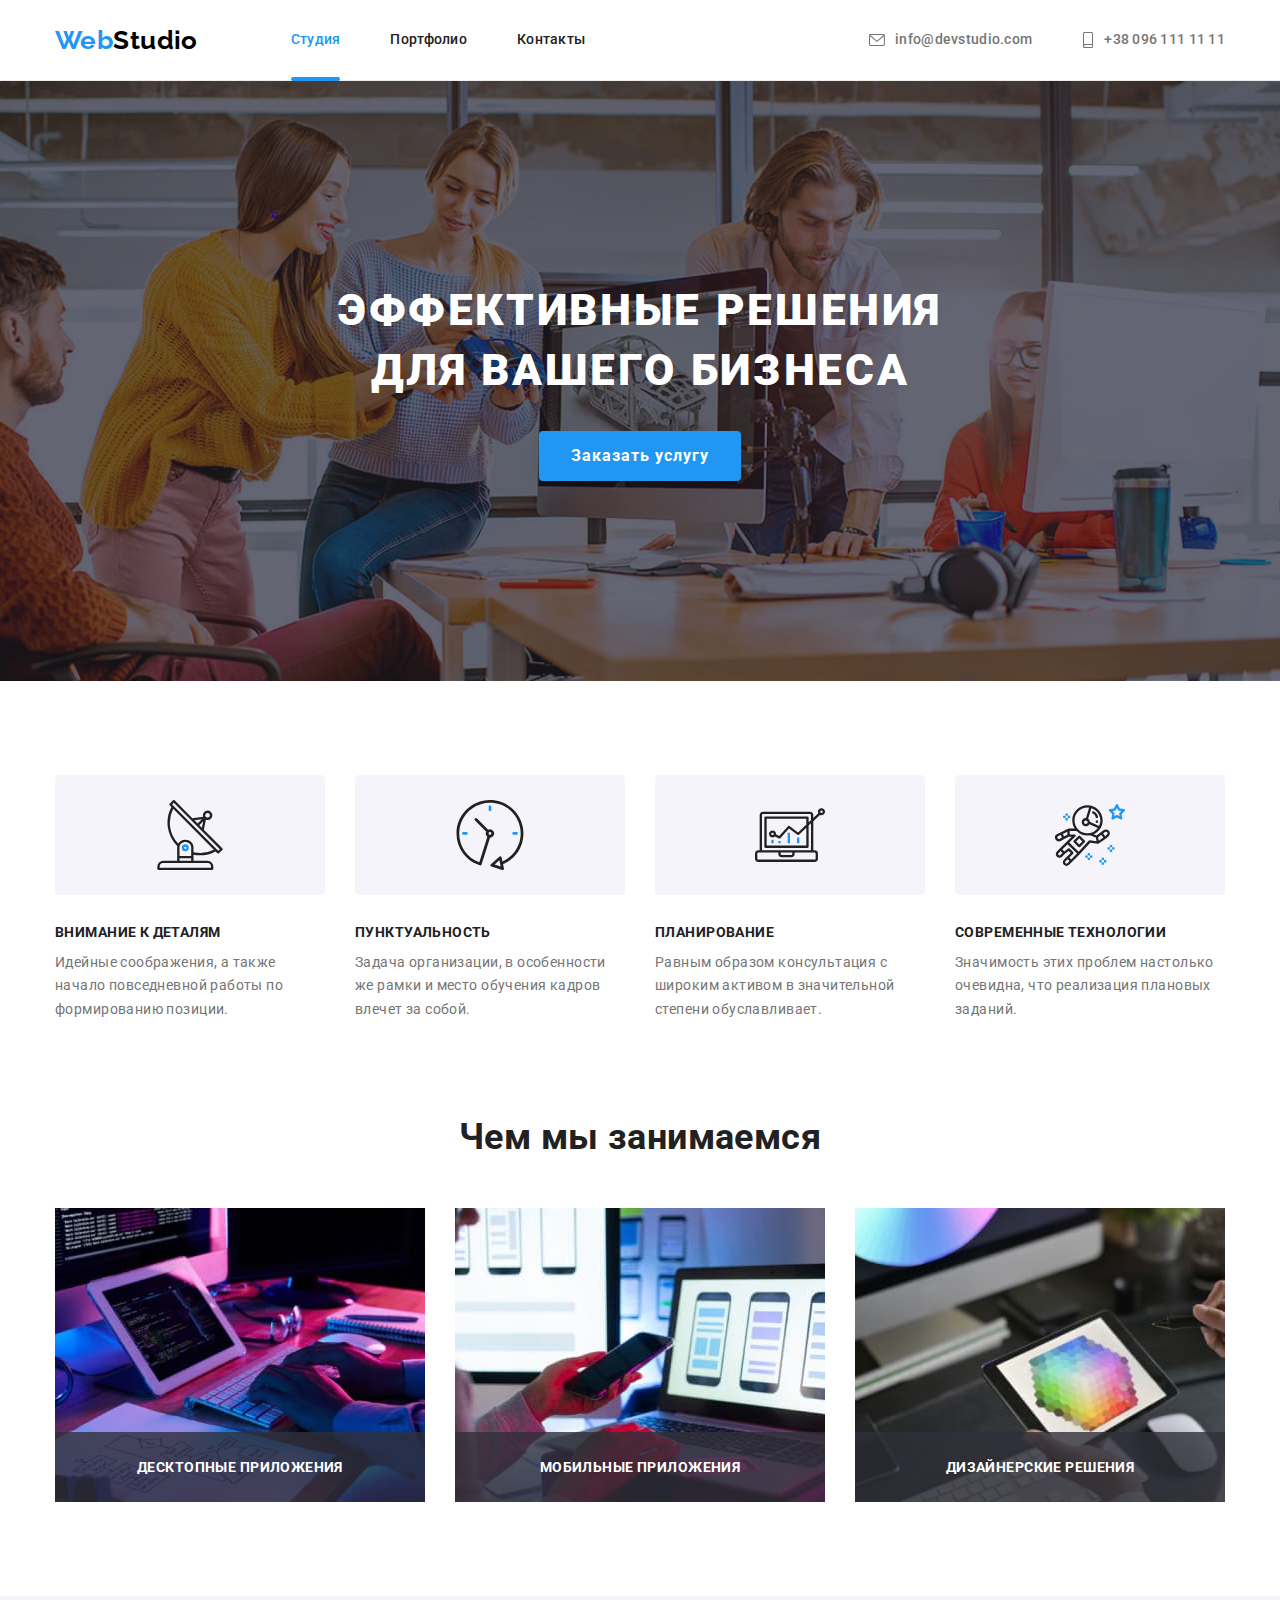
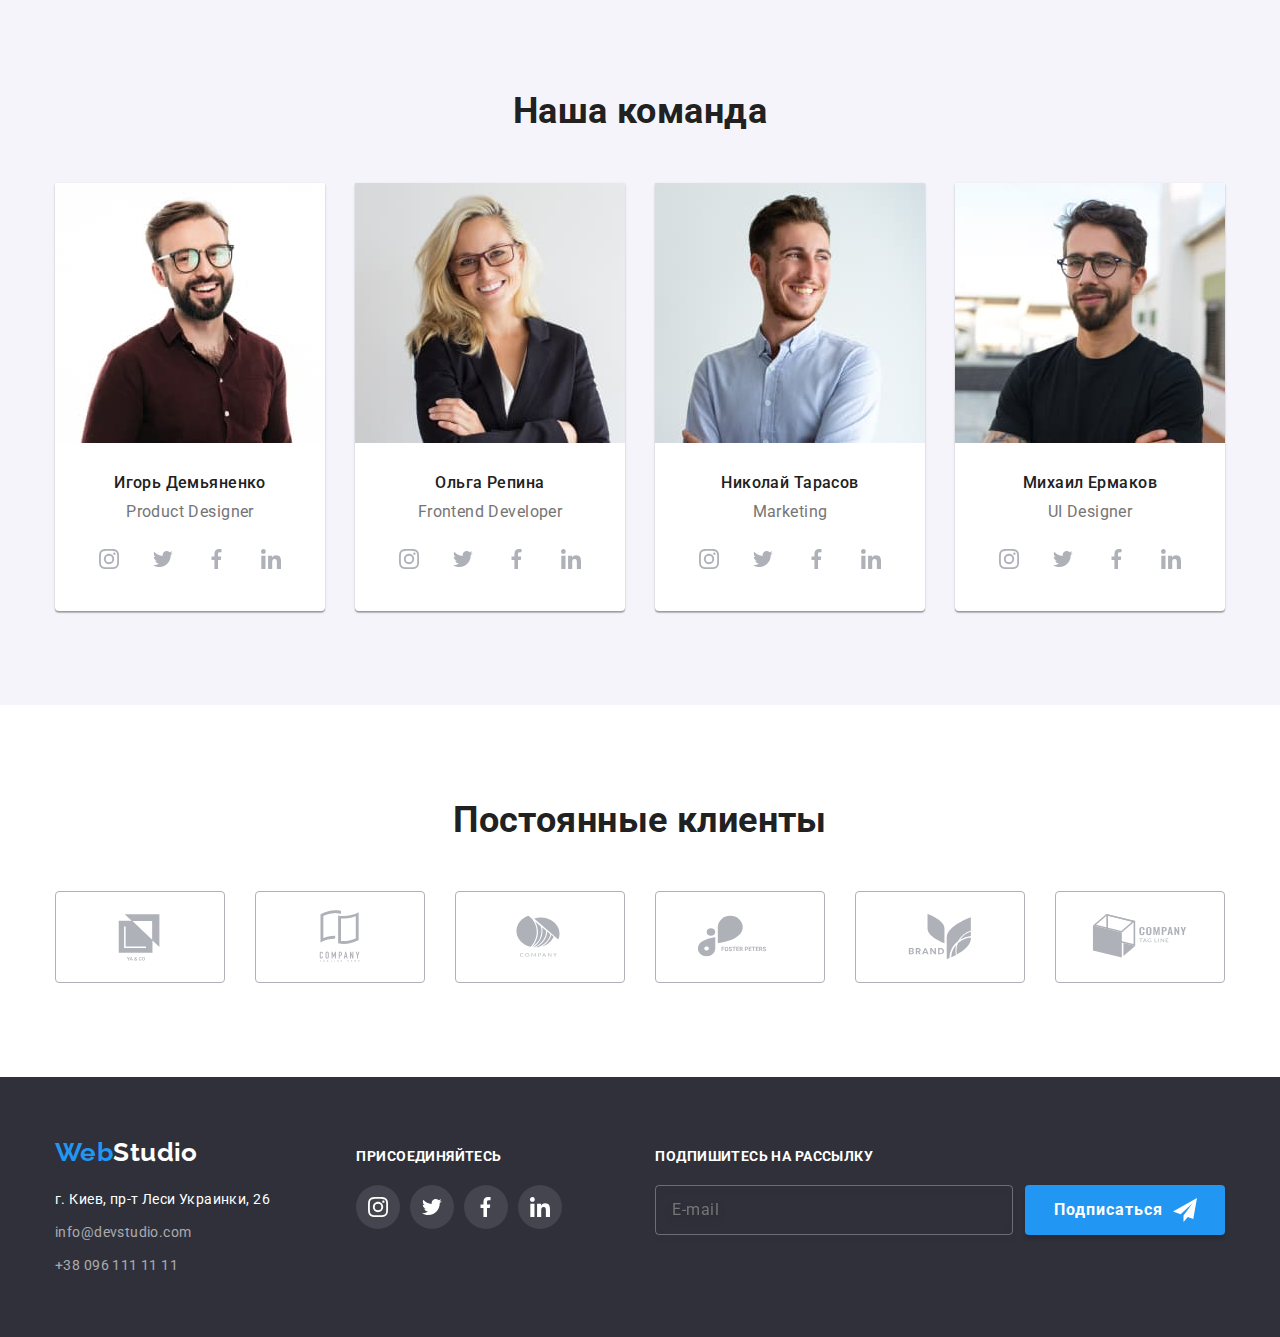
<file: index.html>
<!DOCTYPE html>
<html lang="ru">
  <head>
    <meta charset="UTF-8" />
    <meta http-equiv="X-UA-Compatible" content="IE=edge" />
    <meta name="viewport" content="width=device-width, initial-scale=1.0" />
    <title>Студия</title>
    <link
      rel="stylesheet"
      href="https://cdnjs.cloudflare.com/ajax/libs/modern-normalize/1.1.0/modern-normalize.min.css"
    />
    <link
      href="https://fonts.googleapis.com/css2?family=Raleway:wght@700&family=Roboto:wght@400;500;700;900&display=swap"
      rel="stylesheet"
    />
    <link rel="stylesheet" href="./css/styles.css" />
  </head>
  <body>
    <!-- header сайту -->
    <header class="header">
      <div class="container">
        <div class="header-container-nav">
          <a href="./index.html" class="logo logo-header"
            >Web<span class="logo-black">Studio</span>
          </a>
          <nav class="header-nav">
            <ul class="header-nav-list">
              <li class="header-nav-item">
                <a href="./index.html" class="header-nav-link nav-active">Студия</a>
              </li>
              <li class="header-nav-item">
                <a href="./portfolio.html" class="header-nav-link">Портфолио</a>
              </li>
              <li class="header-nav-item"><a href="./" class="header-nav-link">Контакты</a></li>
            </ul>
          </nav>
        </div>
        <ul class="header-contact-list">
          <li class="header-contact-item">
            <a href="mailto:info@devstudio.com" class="header-contact-link">
              <svg class="header-contact-item-icon" width="16" height="12">
                <use href="./images/icons.svg#icon-mail"></use>
              </svg>
              info@devstudio.com
            </a>
          </li>
          <li class="header-contact-item">
            <a href="tel:+380961111111" class="header-contact-link">
              <svg class="header-contact-item-icon" width="12" height="16">
                <use href="./images/icons.svg#icon-phone"></use>
              </svg>
              +38 096 111 11 11
            </a>
          </li>
        </ul>
      </div>
    </header>

    <!-- main сторінки -->
    <main>
      <!-- Герой -->
      <section class="hero">
        <div class="container">
          <h1 class="hero-title">
            Эффективные решения <br />
            для вашего бизнеса
          </h1>
          <button type="button" class="btn btn-hero" data-modal-open>Заказать услугу</button>
        </div>
      </section>

      <!-- Преимущества -->
      <section class="section">
        <div class="container">
          <h2 class="visually-hidden">Преимущества</h2>
          <ul class="advantages-list">
            <li class="advantages-item">
              <div class="advantages-img-bcg">
                <svg class="advantages-img">
                  <use href="./images/icons.svg#icon-antenna"></use>
                </svg>
              </div>
              <h3 class="advantages-title">Внимание к деталям</h3>
              <p class="advantages-desc">
                Идейные соображения, а также начало повседневной работы по формированию позиции.
              </p>
            </li>
            <li class="advantages-item">
              <div class="advantages-img-bcg">
                <svg class="advantages-img">
                  <use href="./images/icons.svg#icon-clock"></use>
                </svg>
              </div>
              <h3 class="advantages-title">Пунктуальность</h3>
              <p class="advantages-desc">
                Задача организации, в особенности же рамки и место обучения кадров влечет за собой.
              </p>
            </li>
            <li class="advantages-item">
              <div class="advantages-img-bcg">
                <svg class="advantages-img">
                  <use href="./images/icons.svg#icon-diagram"></use>
                </svg>
              </div>
              <h3 class="advantages-title">Планирование</h3>
              <p class="advantages-desc">
                Равным образом консультация с широким активом в значительной степени обуславливает.
              </p>
            </li>
            <li class="advantages-item">
              <div class="advantages-img-bcg">
                <svg class="advantages-img">
                  <use href="./images/icons.svg#icon-astronaut"></use>
                </svg>
              </div>
              <h3 class="advantages-title">Современные технологии</h3>
              <p class="advantages-desc">
                Значимость этих проблем настолько очевидна, что реализация плановых заданий.
              </p>
            </li>
          </ul>
        </div>
      </section>

      <!-- Чем мы занимаемся -->
      <section class="section activity-section">
        <div class="container">
          <h2 class="section-title">Чем мы занимаемся</h2>
          <ul class="activity-list">
            <li class="activity-item">
              <img
                src="./images/programming.jpg"
                alt="Процесс создания программного обеспечения"
                width="370"
                height="294"
              />
              <h3 class="activity-title">Десктопные приложения</h3>
            </li>
            <li class="activity-item">
              <img
                src="./images/qa.jpg"
                alt="Как мы тестируем наши проекты"
                width="370"
                height="294"
              />
              <h3 class="activity-title">Мобильные приложения</h3>
            </li>
            <li class="activity-item">
              <img
                src="./images/design.jpg"
                alt="Процесс создания индивидуального дизайна"
                width="370"
                height="294"
              />
              <h3 class="activity-title">Дизайнерские решения</h3>
            </li>
          </ul>
        </div>
      </section>

      <!-- Наша команда -->
      <section class="team section">
        <div class="container">
          <h2 class="section-title">Наша команда</h2>
          <ul class="team-list">
            <li class="team-item">
              <img
                src="./images/ihor.jpg"
                alt="Игорь Демьяненко продукт дизайнер"
                width="270"
                height="260"
              />
              <div class="team-div-desc">
                <h3 class="team-member-title">Игорь Демьяненко</h3>
                <p class="team-member-desc">Product Designer</p>
                <ul class="social-list">
                  <li class="social-item">
                    <a
                      class="social-link"
                      href="https://www.instagram.com/"
                      target="_blank"
                      rel="noopener noreferrer"
                    >
                      <svg class="social-link-svg">
                        <use href="./images/icons.svg#icon-instagram"></use>
                      </svg>
                    </a>
                  </li>
                  <li class="social-item">
                    <a
                      class="social-link"
                      href="https://twitter.com/"
                      target="_blank"
                      rel="noopener noreferrer"
                    >
                      <svg class="social-link-svg">
                        <use href="./images/icons.svg#icon-twitter"></use>
                      </svg>
                    </a>
                  </li>
                  <li class="social-item">
                    <a
                      class="social-link"
                      href="facebook.com"
                      target="_blank"
                      rel="noopener norferrer"
                    >
                      <svg class="social-link-svg">
                        <use href="./images/icons.svg#icon-facebook"></use>
                      </svg>
                    </a>
                  </li>
                  <li class="social-item">
                    <a
                      class="social-link"
                      href="https://linkedin.com/"
                      target="_blank"
                      rel="noopener noreferrer"
                    >
                      <svg class="social-link-svg">
                        <use href="./images/icons.svg#icon-linkedin"></use>
                      </svg>
                    </a>
                  </li>
                </ul>
              </div>
            </li>
            <li class="team-item">
              <img
                src="./images/olha.jpg"
                alt="Ольга Репина фронтент разработчик"
                width="270"
                height="260"
              />
              <div class="team-div-desc">
                <h3 class="team-member-title">Ольга Репина</h3>
                <p class="team-member-desc">Frontend Developer</p>
                <ul class="social-list">
                  <li class="social-item">
                    <a
                      class="social-link"
                      href="https://www.instagram.com/"
                      target="_blank"
                      rel="noopener noreferrer"
                    >
                      <svg class="social-link-svg">
                        <use href="./images/icons.svg#icon-instagram"></use>
                      </svg>
                    </a>
                  </li>
                  <li class="social-item">
                    <a
                      class="social-link"
                      href="https://twitter.com/"
                      target="_blank"
                      rel="noopener noreferrer"
                    >
                      <svg class="social-link-svg">
                        <use href="./images/icons.svg#icon-twitter"></use>
                      </svg>
                    </a>
                  </li>
                  <li class="social-item">
                    <a
                      class="social-link"
                      href="facebook.com"
                      target="_blank"
                      rel="noopener norferrer"
                    >
                      <svg class="social-link-svg">
                        <use href="./images/icons.svg#icon-facebook"></use>
                      </svg>
                    </a>
                  </li>
                  <li class="social-item">
                    <a
                      class="social-link"
                      href="https://linkedin.com/"
                      target="_blank"
                      rel="noopener noreferrer"
                    >
                      <svg class="social-link-svg">
                        <use href="./images/icons.svg#icon-linkedin"></use>
                      </svg>
                    </a>
                  </li>
                </ul>
              </div>
            </li>
            <li class="team-item">
              <img
                src="./images/myhail.jpg"
                alt="Николай Тарасов маркетинг"
                width="270"
                height="260"
              />
              <div class="team-div-desc">
                <h3 class="team-member-title">Николай Тарасов</h3>
                <p class="team-member-desc">Marketing</p>
                <ul class="social-list">
                  <li class="social-item">
                    <a
                      class="social-link"
                      href="https://www.instagram.com/"
                      target="_blank"
                      rel="noopener noreferrer"
                    >
                      <svg class="social-link-svg">
                        <use href="./images/icons.svg#icon-instagram"></use>
                      </svg>
                    </a>
                  </li>
                  <li class="social-item">
                    <a
                      class="social-link"
                      href="https://twitter.com/"
                      target="_blank"
                      rel="noopener noreferrer"
                    >
                      <svg class="social-link-svg">
                        <use href="./images/icons.svg#icon-twitter"></use>
                      </svg>
                    </a>
                  </li>
                  <li class="social-item">
                    <a
                      class="social-link"
                      href="facebook.com"
                      target="_blank"
                      rel="noopener norferrer"
                    >
                      <svg class="social-link-svg">
                        <use href="./images/icons.svg#icon-facebook"></use>
                      </svg>
                    </a>
                  </li>
                  <li class="social-item">
                    <a
                      class="social-link"
                      href="https://linkedin.com/"
                      target="_blank"
                      rel="noopener noreferrer"
                    >
                      <svg class="social-link-svg">
                        <use href="./images/icons.svg#icon-linkedin"></use>
                      </svg>
                    </a>
                  </li>
                </ul>
              </div>
            </li>
            <li class="team-item">
              <img
                src="./images/nikilaj.jpg"
                class="team-member-img"
                alt="Михаил Ермаков дизайнер"
                width="270"
                height="260"
              />
              <div class="team-div-desc">
                <h3 class="team-member-title">Михаил Ермаков</h3>
                <p class="team-member-desc">UI Designer</p>
                <ul class="social-list">
                  <li class="social-item">
                    <a
                      class="social-link"
                      href="https://www.instagram.com/"
                      target="_blank"
                      rel="noopener noreferrer"
                    >
                      <svg class="social-link-svg">
                        <use href="./images/icons.svg#icon-instagram"></use>
                      </svg>
                    </a>
                  </li>
                  <li class="social-item">
                    <a
                      class="social-link"
                      href="https://twitter.com/"
                      target="_blank"
                      rel="noopener noreferrer"
                    >
                      <svg class="social-link-svg">
                        <use href="./images/icons.svg#icon-twitter"></use>
                      </svg>
                    </a>
                  </li>
                  <li class="social-item">
                    <a
                      class="social-link"
                      href="facebook.com"
                      target="_blank"
                      rel="noopener norferrer"
                    >
                      <svg class="social-link-svg">
                        <use href="./images/icons.svg#icon-facebook"></use>
                      </svg>
                    </a>
                  </li>
                  <li class="social-item">
                    <a
                      class="social-link"
                      href="https://linkedin.com/"
                      target="_blank"
                      rel="noopener noreferrer"
                    >
                      <svg class="social-link-svg">
                        <use href="./images/icons.svg#icon-linkedin"></use>
                      </svg>
                    </a>
                  </li>
                </ul>
              </div>
            </li>
          </ul>
        </div>
      </section>

      <!-- Постоянные клиенты -->
      <section class="section">
        <div class="container">
          <h2 class="section-title">Постоянные клиенты</h2>
          <ul class="our-clients">
            <li class="our-clients-item">
              <a href="./" class="our-clients-link">
                <svg class="our-clients-logo">
                  <use href="./images/icons.svg#icon-ya-co"></use>
                </svg>
              </a>
            </li>
            <li class="our-clients-item">
              <a href="./" class="our-clients-link">
                <svg class="our-clients-logo">
                  <use href="./images/icons.svg#icon-tagline-company"></use>
                </svg>
              </a>
            </li>
            <li class="our-clients-item">
              <a href="./" class="our-clients-link">
                <svg class="our-clients-logo">
                  <use href="./images/icons.svg#icon-company"></use>
                </svg>
              </a>
            </li>
            <li class="our-clients-item">
              <a href="./" class="our-clients-link">
                <svg class="our-clients-logo">
                  <use href="./images/icons.svg#icon-foster-peters"></use>
                </svg>
              </a>
            </li>
            <li class="our-clients-item">
              <a href="./" class="our-clients-link">
                <svg class="our-clients-logo">
                  <use href="./images/icons.svg#icon-brand"></use>
                </svg>
              </a>
            </li>
            <li class="our-clients-item">
              <a href="./" class="our-clients-link">
                <svg class="our-clients-logo">
                  <use href="./images/icons.svg#icon-company-tag-line"></use>
                </svg>
              </a>
            </li>
          </ul>
        </div>
      </section>
    </main>

    <!-- Backdrop -->
    <div class="backdrop-container is-hidden" data-modal>
      <div class="modal">
        <button class="btn-backdrop-close" data-modal-close>
          <svg class="backdrop-close">
            <use href="./images/icons.svg#icon-close"></use>
          </svg>
        </button>
        <h2 class="backdrop-modal-title">Оставьте свои данные, мы вам перезвоним</h2>
        <form class="modal-form">
          <label class="modal-form-label"
            ><span class="modal-form-label-text">Имя</span>
            <input type="text" name="name" placeholder=" " class="modal-form-input" />
            <svg class="modal-form-label-icon">
              <use href="./images/icons.svg#icon-person-form"></use>
            </svg>
          </label>
          <label class="modal-form-label"
            ><span class="modal-form-label-text">Телефон</span>
            <input type="tel" name="tel" placeholder=" " class="modal-form-input" />
            <svg class="modal-form-label-icon">
              <use href="./images/icons.svg#icon-phone-form"></use>
            </svg>
          </label>
          <label class="modal-form-label"
            ><span class="modal-form-label-text">Почта</span>
            <input type="email" name="email" placeholder=" " class="modal-form-input" />
            <svg class="modal-form-label-icon">
              <use href="./images/icons.svg#icon-email-form"></use>
            </svg>
          </label>
          <label class="modal-form-label modal-form-label-textarea"
            ><span class="modal-form-label-text">Комментарий</span>
            <textarea
              name="coment"
              placeholder="Введите текст"
              class="modal-form-textarea"
            ></textarea>
          </label>
          <label class="modal-form-label-checkbox">
            <input type="checkbox" name="checkbox" class="checkbox" />
            <span class="form-checkbox-icon"></span>
            Соглашаюсь с рассылкой и принимаю
            <a href="./" class="form-checkbox-link">Условия договора</a>
          </label>
          <button type="submit" class="btn btn-modal-form">Отправить</button>
        </form>
      </div>
    </div>

    <!-- footer сайту -->
    <footer class="footer">
      <div class="container">
        <div class="footer-left-container">
          <a href="./index.html" class="logo logo-footer"
            >Web<span class="span-white">Studio</span></a
          >
          <address class="footer-address">
            <ul>
              <li>
                <a
                  href="https://goo.gl/maps/K3Pn72QrReQsGpMP8"
                  class="footer-address-link"
                  target="_blank"
                  rel="noopener noreferrer"
                  >г. Киев, пр-т Леси Украинки, 26</a
                >
              </li>
              <li>
                <a href="mailto:info@devstudio.com" class="footer-contact-link"
                  >info@devstudio.com</a
                >
              </li>
              <li><a href="tel:+380961111111" class="footer-contact-link">+38 096 111 11 11</a></li>
            </ul>
          </address>
        </div>
        <div class="footer-center-container">
          <h3 class="footer-center-title">Присоединяйтесь</h3>
          <ul class="social-list">
            <li class="social-item">
              <a
                class="social-link footer-social"
                href="https://www.instagram.com/"
                target="_blank"
                rel="noopener noreferrer"
              >
                <svg class="social-link-svg">
                  <use href="./images/icons.svg#icon-instagram"></use>
                </svg>
              </a>
            </li>
            <li class="social-item">
              <a
                class="social-link footer-social"
                href="https://twitter.com/"
                target="_blank"
                rel="noopener noreferrer"
              >
                <svg class="social-link-svg">
                  <use href="./images/icons.svg#icon-twitter"></use>
                </svg>
              </a>
            </li>
            <li class="social-item">
              <a
                class="social-link footer-social"
                href="facebook.com"
                target="_blank"
                rel="noopener norferrer"
              >
                <svg class="social-link-svg">
                  <use href="./images/icons.svg#icon-facebook"></use>
                </svg>
              </a>
            </li>
            <li class="social-item">
              <a
                class="social-link footer-social"
                href="https://linkedin.com/"
                target="_blank"
                rel="noopener noreferrer"
              >
                <svg class="social-link-svg">
                  <use href="./images/icons.svg#icon-linkedin"></use>
                </svg>
              </a>
            </li>
          </ul>
        </div>
        <div class="footer-form-container">
          <h3 class="footer-form-title">Подпишитесь на рассылку</h3>
          <form class="footer-form">
            <label class="footer-form-label">
              <input type="email" placeholder="E-mail" class="footer-form-input" />
            </label>
            <button type="submit" class="btn-send">
              Подписаться
              <svg class="form-icon-send">
                <use href="./images/icons.svg#icon-send"></use>
              </svg>
            </button>
          </form>
        </div>
      </div>
    </footer>

    <!-- Підключення js на сайт -->
    <script src="./js/modal.js"></script>
  </body>
</html>
</file>
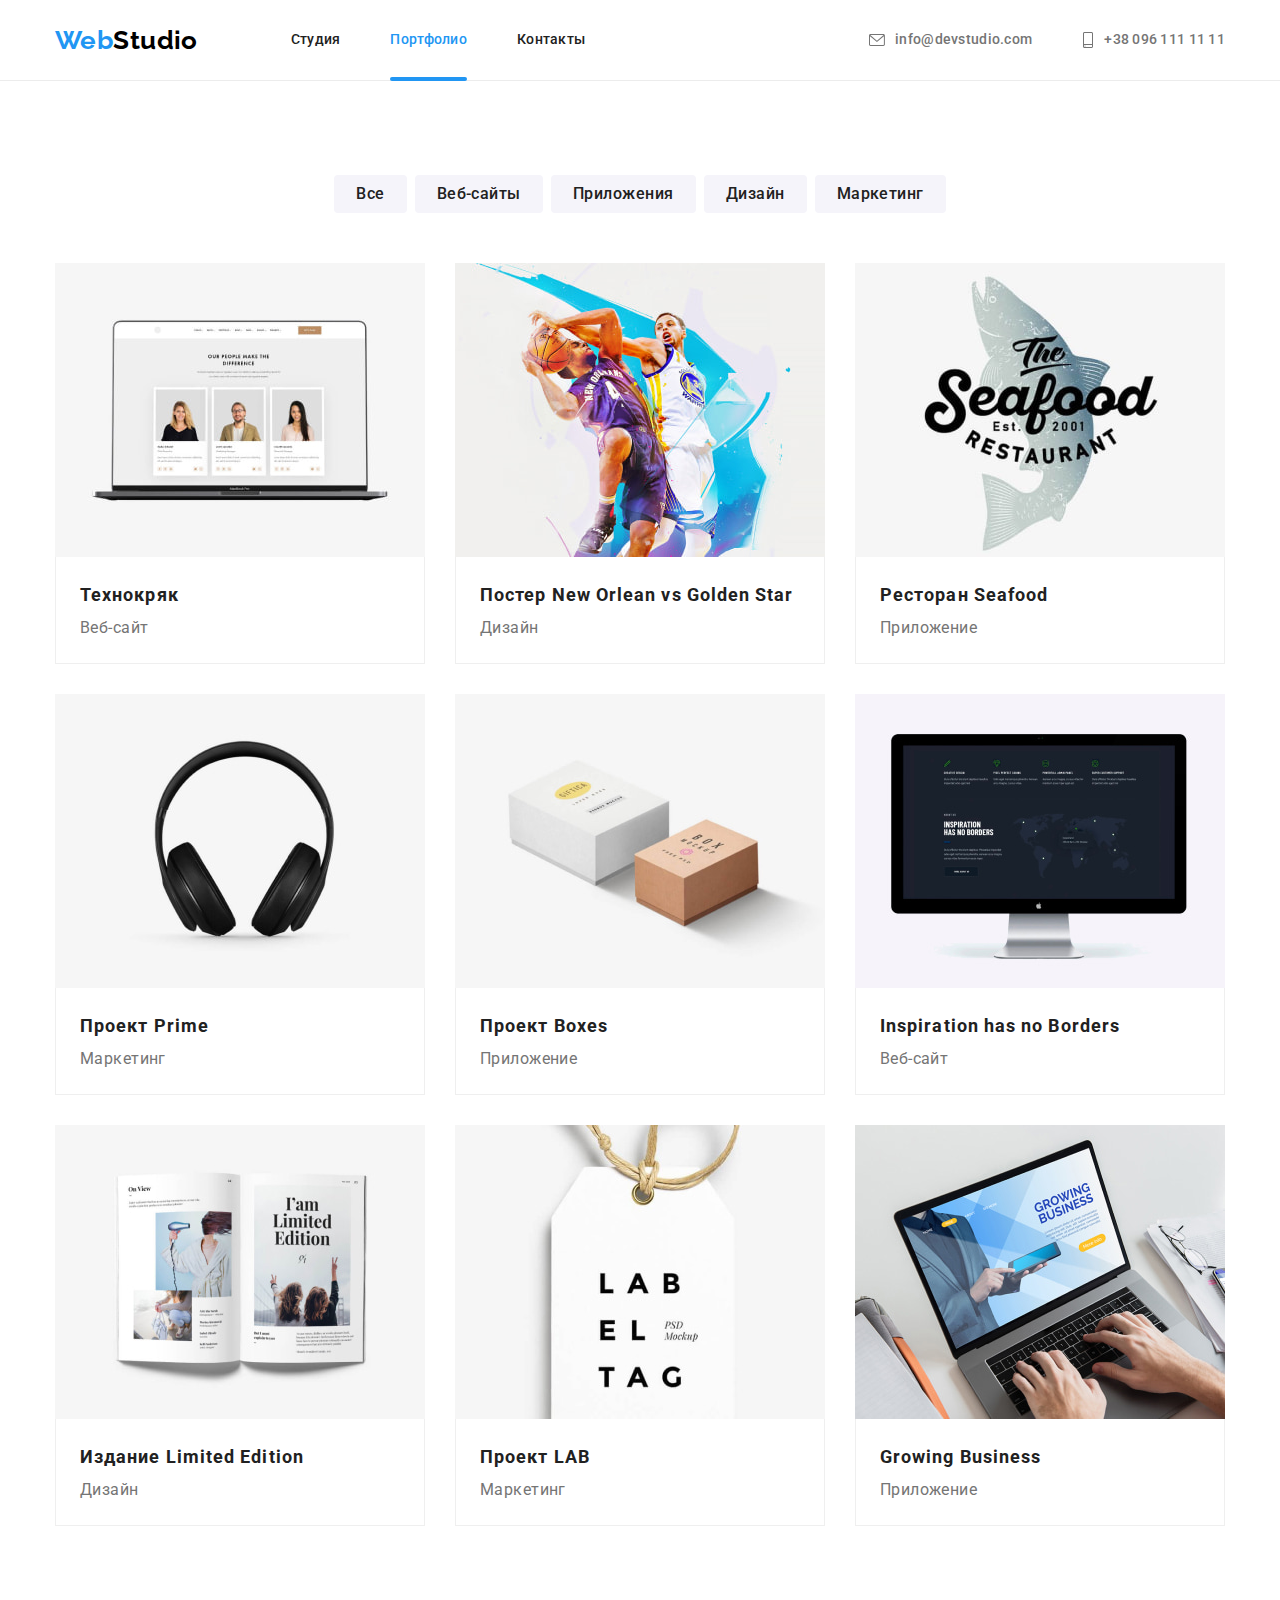
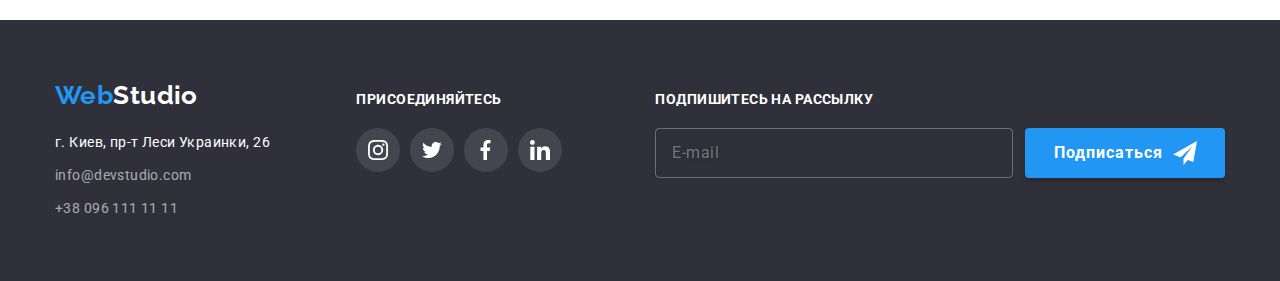
<file: portfolio.html>
<!DOCTYPE html>
<html lang="ru">
  <head>
    <meta charset="UTF-8" />
    <meta http-equiv="X-UA-Compatible" content="IE=edge" />
    <meta name="viewport" content="width=device-width, initial-scale=1.0" />
    <title>Портфолио</title>
    <link
      rel="stylesheet"
      href="https://cdnjs.cloudflare.com/ajax/libs/modern-normalize/1.1.0/modern-normalize.min.css"
    />
    <link
      href="https://fonts.googleapis.com/css2?family=Raleway:wght@700&family=Roboto:wght@400;500;700;900&display=swap"
      rel="stylesheet"
    />
    <link rel="stylesheet" href="./css/styles.css" />
  </head>
  <body>
    <!-- header сайту -->
    <header class="header">
      <div class="container">
        <div class="header-container-nav">
          <a href="./index.html" class="logo logo-header"
            >Web<span class="logo-black">Studio</span>
          </a>
          <nav class="header-nav">
            <ul class="header-nav-list">
              <li class="header-nav-item">
                <a href="./index.html" class="header-nav-link">Студия</a>
              </li>
              <li class="header-nav-item">
                <a href="./portfolio.html" class="header-nav-link nav-active">Портфолио</a>
              </li>
              <li class="header-nav-item"><a href="./" class="header-nav-link">Контакты</a></li>
            </ul>
          </nav>
        </div>
        <ul class="header-contact-list">
          <li class="header-contact-item">
            <a href="mailto:info@devstudio.com" class="header-contact-link">
              <svg class="header-contact-item-icon" width="16" height="12">
                <use href="./images/icons.svg#icon-mail"></use>
              </svg>
              info@devstudio.com
            </a>
          </li>
          <li class="header-contact-item">
            <a href="tel:+380961111111" class="header-contact-link">
              <svg class="header-contact-item-icon" width="12" height="16">
                <use href="./images/icons.svg#icon-phone"></use>
              </svg>
              +38 096 111 11 11
            </a>
          </li>
        </ul>
      </div>
    </header>

    <!-- main сторінки -->
    <main>
      <!-- section портфоліо (заголовок h1 потрібно сховати) -->
      <section class="section">
        <div class="container">
          <h1 class="visually-hidden">Примеры работ (нужно скрыть)</h1>
          <ul class="works-nav">
            <li class="works-item-nav"><button type="button" class="btn works-btn">Все</button></li>
            <li class="works-item-nav">
              <button type="button" class="btn works-btn">Веб-сайты</button>
            </li>
            <li class="works-item-nav">
              <button type="button" class="btn works-btn">Приложения</button>
            </li>
            <li class="works-item-nav">
              <button type="button" class="btn works-btn">Дизайн</button>
            </li>
            <li class="works-item-nav">
              <button type="button" class="btn works-btn">Маркетинг</button>
            </li>
          </ul>

          <ul class="works-item-list">
            <li class="works-item">
              <a href="" class="works-item-link">
                <div class="works-item-img">
                  <img src="./images/technocrack.jpg" alt="Веб-сайт фирмы Технокряк" width="370" />
                  <div class="works-overlay">
                    <p class="works-overlay-desc">
                      Технокряк это современная площадка распространения коронавируса. Компании
                      используют эту платформу для цифрового шпионажа и атак на защищённые сервера
                      конкурентов
                    </p>
                  </div>
                </div>
                <div class="works-item-desc">
                  <h2 class="works-item-title">Технокряк</h2>
                  <p class="works-item-desc-text">Веб-сайт</p>
                </div>
              </a>
            </li>
            <li class="works-item">
              <a href="" class="works-item-link">
                <div class="works-item-img">
                  <img
                    src="./images/poster-new-orlean.jpg"
                    alt="Дизайн постера New Orlean vs Golden Star"
                    width="370"
                  />
                  <div class="works-overlay">
                    <p class="works-overlay-desc">
                      Lorem ipsum dolor sit amet consectetur adipisicing elit. Velit accusantium
                      eveniet cupiditate consequuntur neque numquam labore quia. Sint, quis impedit.
                    </p>
                  </div>
                </div>
                <div class="works-item-desc">
                  <h2 class="works-item-title">Постер New Orlean vs Golden Star</h2>
                  <p class="works-item-desc-text">Дизайн</p>
                </div>
              </a>
            </li>
            <li class="works-item">
              <a href="" class="works-item-link">
                <div class="works-item-img">
                  <img
                    src="./images/restaurant-seafood.jpg"
                    alt="Приложение ресторана Seafood"
                    width="370"
                  />
                  <div class="works-overlay">
                    <p class="works-overlay-desc">
                      Lorem ipsum dolor sit amet consectetur adipisicing elit. Ullam, adipisci?
                      Minima non exercitationem nulla molestias esse accusantium nam ducimus
                      similique labore quasi dolorem voluptate iste commodi aspernatur, mollitia
                      saepe repudiandae?
                    </p>
                  </div>
                </div>
                <div class="works-item-desc">
                  <h2 class="works-item-title">Ресторан Seafood</h2>
                  <p class="works-item-desc-text">Приложение</p>
                </div>
              </a>
            </li>
            <li class="works-item">
              <a href="" class="works-item-link">
                <div class="works-item-img">
                  <img
                    src="./images/project-prime.jpg"
                    alt="Маркетинг для проекта Prime"
                    width="370"
                  />
                  <div class="works-overlay">
                    <p class="works-overlay-desc">
                      Lorem ipsum dolor sit amet consectetur adipisicing elit. Ullam, adipisci?
                      Minima non exercitationem nulla molestias esse accusantium nam ducimus
                      similique labore quasi dolorem voluptate iste commodi aspernatur, mollitia
                      saepe repudiandae?
                    </p>
                  </div>
                </div>
                <div class="works-item-desc">
                  <h2 class="works-item-title">Проект Prime</h2>
                  <p class="works-item-desc-text">Маркетинг</p>
                </div>
              </a>
            </li>
            <li class="works-item">
              <a href="" class="works-item-link">
                <div class="works-item-img">
                  <img src="./images/project-boxes.jpg" alt="Приложение для Boxes" width="370" />
                  <div class="works-overlay">
                    <p class="works-overlay-desc">
                      Lorem ipsum dolor sit amet consectetur adipisicing elit. Tenetur, expedita
                      illo sed atque quam accusamus hic fugiat vel suscipit, dolores culpa placeat,
                      sequi maiores!
                    </p>
                  </div>
                </div>
                <div class="works-item-desc">
                  <h2 class="works-item-title">Проект Boxes</h2>
                  <p class="works-item-desc-text">Приложение</p>
                </div>
              </a>
            </li>
            <li class="works-item">
              <a href="" class="works-item-link">
                <div class="works-item-img">
                  <img
                    src="./images/inspiration-has-no-borders.jpg"
                    alt="Веб-сайт Inspiration has no Borders"
                    width="370"
                  />
                  <div class="works-overlay">
                    <p class="works-overlay-desc">
                      Lorem ipsum dolor sit amet consectetur adipisicing elit. Tenetur, expedita
                      illo sed atque quam accusamus hic fugiat vel suscipit, dolores culpa placeat,
                      sequi maiores!
                    </p>
                  </div>
                </div>
                <div class="works-item-desc">
                  <h2 class="works-item-title">Inspiration has no Borders</h2>
                  <p class="works-item-desc-text">Веб-сайт</p>
                </div>
              </a>
            </li>
            <li class="works-item">
              <a href="" class="works-item-link">
                <div class="works-item-img">
                  <img
                    src="./images/publisher-limited-edition.jpg"
                    alt="Дизайн для издания Limited Edition"
                    width="370"
                  />
                  <div class="works-overlay">
                    <p class="works-overlay-desc">
                      Lorem ipsum dolor sit amet consectetur adipisicing elit. Consequuntur,
                      adipisci impedit. Ipsum iste nobis maxime labore explicabo commodi possimus ex
                      totam vitae, consectetur eaque molestias illo ratione. Et, excepturi placeat?
                    </p>
                  </div>
                </div>
                <div class="works-item-desc">
                  <h2 class="works-item-title">Издание Limited Edition</h2>
                  <p class="works-item-desc-text">Дизайн</p>
                </div>
              </a>
            </li>
            <li class="works-item">
              <a href="" class="works-item-link">
                <div class="works-item-img">
                  <img src="./images/project-lab.jpg" alt="Маркетинг для проекта LAB" width="370" />
                  <div class="works-overlay">
                    <p class="works-overlay-desc">
                      Lorem ipsum dolor sit amet consectetur adipisicing elit. Consequuntur,
                      adipisci impedit. Ipsum iste nobis maxime labore explicabo commodi possimus ex
                      totam vitae, consectetur eaque molestias illo ratione. Et, excepturi placeat?
                    </p>
                  </div>
                </div>
                <div class="works-item-desc">
                  <h2 class="works-item-title">Проект LAB</h2>
                  <p class="works-item-desc-text">Маркетинг</p>
                </div>
              </a>
            </li>
            <li class="works-item">
              <a href="" class="works-item-link">
                <div class="works-item-img">
                  <img
                    src="./images/growing-business.jpg"
                    alt="Приложение для Growing Business"
                    width="370"
                  />
                  <div class="works-overlay">
                    <p class="works-overlay-desc">
                      Lorem ipsum dolor sit amet consectetur adipisicing elit. Consequuntur,
                      adipisci impedit. Ipsum iste nobis maxime labore explicabo commodi possimus ex
                      totam vitae, consectetur eaque molestias illo ratione. Et, excepturi placeat?
                    </p>
                  </div>
                </div>
                <div class="works-item-desc">
                  <h2 class="works-item-title">Growing Business</h2>
                  <p class="works-item-desc-text">Приложение</p>
                </div>
              </a>
            </li>
          </ul>
        </div>
      </section>
    </main>

    <!-- footer сайту -->
    <footer class="footer">
      <div class="container">
        <div class="footer-left-container">
          <a href="./index.html" class="logo logo-footer"
            >Web<span class="span-white">Studio</span></a
          >
          <address class="footer-address">
            <ul>
              <li>
                <a
                  href="https://goo.gl/maps/K3Pn72QrReQsGpMP8"
                  class="footer-address-link"
                  target="_blank"
                  rel="noopener noreferrer"
                  >г. Киев, пр-т Леси Украинки, 26</a
                >
              </li>
              <li>
                <a href="mailto:info@devstudio.com" class="footer-contact-link"
                  >info@devstudio.com</a
                >
              </li>
              <li><a href="tel:+380961111111" class="footer-contact-link">+38 096 111 11 11</a></li>
            </ul>
          </address>
        </div>
        <div class="footer-center-container">
          <h3 class="footer-center-title">Присоединяйтесь</h3>
          <ul class="social-list">
            <li class="social-item">
              <a
                class="social-link footer-social"
                href="https://www.instagram.com/"
                target="_blank"
                rel="noopener noreferrer"
              >
                <svg class="social-link-svg">
                  <use href="./images/icons.svg#icon-instagram"></use>
                </svg>
              </a>
            </li>
            <li class="social-item">
              <a
                class="social-link footer-social"
                href="https://twitter.com/"
                target="_blank"
                rel="noopener noreferrer"
              >
                <svg class="social-link-svg">
                  <use href="./images/icons.svg#icon-twitter"></use>
                </svg>
              </a>
            </li>
            <li class="social-item">
              <a
                class="social-link footer-social"
                href="facebook.com"
                target="_blank"
                rel="noopener norferrer"
              >
                <svg class="social-link-svg">
                  <use href="./images/icons.svg#icon-facebook"></use>
                </svg>
              </a>
            </li>
            <li class="social-item">
              <a
                class="social-link footer-social"
                href="https://linkedin.com/"
                target="_blank"
                rel="noopener noreferrer"
              >
                <svg class="social-link-svg">
                  <use href="./images/icons.svg#icon-linkedin"></use>
                </svg>
              </a>
            </li>
          </ul>
        </div>
        <div class="footer-form-container">
          <h3 class="footer-form-title">Подпишитесь на рассылку</h3>
          <form class="footer-form">
            <label class="footer-form-label">
              <input type="email" placeholder="E-mail" class="footer-form-input" />
            </label>
            <button type="submit" class="btn-send">
              Подписаться
              <svg class="form-icon-send">
                <use href="./images/icons.svg#icon-send"></use>
              </svg>
            </button>
          </form>
        </div>
      </div>
    </footer>

    <!-- Підключення js -->
    <script src="./js/modal.js"></script>
  </body>
</html>
</file>
<file: css/styles.css>
:root {
  --background-color: #ffffff;
  --background-select-color: #f5f4fa;
  --accent-color: #2196f3;
  --body-text-color: #757575;
  --body-title-color: #212121;
  --hero-title-color: #ffffff;
  --button-hover-text-color: #ffffff;
  --footer-color: #2f303a;
  --copyright-link-color: rgba(255, 255, 255, 0.6);
  --color-white: #ffffff;
  --color-black: #000000;
  --icon-color: #afb1b8;
  --timing-function: cubic-bezier(0.4, 0, 0.2, 1);
  --overlay-works-color: rgba(33, 150, 243, 0.9);
  --backdrop-background-color: rgba(0, 0, 0, 0.2);
}

/* Скидання стилів */
h1,
h2,
h3,
h4,
h5,
h6,
p,
ul,
li {
  margin: 0;
}

img {
  display: block;
  max-width: 100%;
  height: auto;
}

ul {
  padding: 0;
  list-style: none;
}

a {
  text-decoration: none;
}

.container {
  width: 1200px;
  padding: 0 15px;
  margin: 0 auto;
}

body {
  font-family: 'Roboto', sans-serif;
  font-size: 14px;
  letter-spacing: 0.03em;
  color: var(--body-text-color);
  background-color: var(--background-color);
}

/* Стилізація header i footer */
.header {
  border-bottom: 1px solid #ececec;
}

.header > .container {
  display: flex;
  align-items: center;
  justify-content: space-between;
}

.logo {
  font-family: 'Raleway', sans-serif;
  font-weight: 700;
  font-size: 26px;
  line-height: 1.19;
  color: var(--accent-color);
}

.logo-black {
  color: var(--color-black);
}

/* Стилізація навігації */
.header-container-nav {
  display: inline-flex;
  align-items: center;
}

.logo-header {
  margin-right: 93px;
}

.header-nav-list {
  display: inline-flex;
}

.header-nav-item:not(:last-child),
.header-contact-item:not(:last-child) {
  margin-right: 50px;
}

.header-nav-link,
.header-contact-link {
  display: block;
  font-weight: 500;
  line-height: 1.14;
  letter-spacing: 0.02em;
  padding: 32px 0;
}

.header-nav-link {
  color: var(--body-title-color);
}

.nav-active {
  position: relative;
  color: var(--accent-color);
}

.nav-active::after {
  content: '';
  position: absolute;
  width: 100%;
  height: 4px;
  bottom: -1px;
  left: 0;
  border-radius: 2px;
  background-color: var(--accent-color);
}
.header-contact-list {
  display: inline-flex;
}

.header-contact-item:hover .header-contact-item-icon {
  fill: var(--accent-color);
}

.header-contact-link {
  display: flex;
  align-items: center;
  color: var(--body-text-color);
}

.header-contact-item-icon {
  margin-right: 10px;
  fill: currentColor;

  transition: fill 250ms var(--timing-function);
}

.header-contact-item .header-contact-link:hover,
.header-contact-item:hover .header-contact-link,
.header-contact-item .header-contact-link:focus,
.header-nav-item .header-nav-link:hover,
.header-nav-item .header-nav-link:focus,
.footer-contact-link:hover,
.footer-contact-link:focus,
.footer-address-link:hover,
.footer-address-link:focus {
  color: var(--accent-color);
}

.header-nav-link,
.header-contact-link,
.footer-contact-link,
.footer-address-link {
  transition: color 250ms var(--timing-function);
}

/* Стилізація кнопок */
.btn {
  border: none;
  border-radius: 4px;
  font-family: inherit;
  font-weight: 500;
  font-size: 16px;
  line-height: 1.63;
  text-align: center;
  letter-spacing: 0.03em;
  color: var(--body-title-color);
  background-color: var(--background-select-color);
  cursor: pointer;

  transition: background-color 250ms var(--timing-function), color 250ms var(--timing-function),
    box-shadow 250ms var(--timing-function);
}

.btn-hero {
  padding: 10px 32px;
  font-weight: 700;
  line-height: 1.87;
  letter-spacing: 0.06em;
  color: var(--button-hover-text-color);
  background-color: var(--accent-color);
  box-shadow: 0px 4px 4px rgba(0, 0, 0, 0.15);
}

.btn-hero:hover,
.btn-hero:focus {
  background: #188ce8;
}

/* Стилізація Героя */
.hero {
  padding-top: 200px;
  padding-bottom: 200px;
  background: linear-gradient(rgba(47, 48, 58, 0.4), rgba(47, 48, 58, 0.4)), url(../images/Img.jpg);
  background-repeat: no-repeat;
  background-position: center;
  background-size: 1600px;
  max-width: 1600px;
  margin: 0 auto;
}

.hero .container {
  text-align: center;
}

.hero-title {
  margin-bottom: 30px;
  font-weight: 900;
  font-size: 44px;
  line-height: 1.36;
  text-align: center;
  letter-spacing: 0.06em;
  text-transform: uppercase;
  color: var(--hero-title-color);
}

/* Стилізація Преимущества */
.section {
  padding-top: 94px;
  padding-bottom: 94px;
}

.visually-hidden {
  position: absolute;
  width: 1px;
  height: 1px;
  margin: -1px;
  border: 0;
  padding: 0;
  white-space: nowrap;
  clip-path: inset(100%);
  clip: rect(0 0 0 0);
  overflow: hidden;
}

.advantages-list {
  display: flex;
}

.advantages-item {
  width: 270px;
}

.advantages-item:not(:last-child) {
  margin-right: 30px;
}

.advantages-img-bcg {
  display: flex;
  align-items: center;
  justify-content: center;
  height: 120px;
  margin-bottom: 30px;
  background-color: var(--background-select-color);
  border-radius: 4px;
}
.advantages-img {
  width: 70px;
  height: 70px;
}

.advantages-title {
  margin-bottom: 10px;
  font-size: 14px;
  font-weight: 700;
  line-height: 1.14;
  text-transform: uppercase;
  color: var(--body-title-color);
}

.advantages-desc {
  line-height: 1.71;
}

/* Стилізація Чем мы занимаемся*/
.activity-section {
  padding-top: 0;
}

.section-title {
  margin-bottom: 50px;
  font-weight: 700;
  font-size: 36px;
  line-height: 1.17;
  text-align: center;
  color: var(--body-title-color);
}

.activity-list {
  display: flex;
}

.activity-item {
  position: relative;
}

.activity-item:not(:last-child) {
  margin-right: 30px;
}

.activity-title {
  position: absolute;
  bottom: 0;
  left: 0;
  display: flex;
  align-items: center;
  justify-content: center;
  width: 100%;
  height: 70px;
  font-size: 14px;
  text-transform: uppercase;
  color: var(--color-white);
  background-color: rgba(47, 48, 58, 0.8);
}

/* Стилізація Наша команд*/
.team {
  background-color: var(--background-select-color);
}

.team-list {
  display: flex;
}

.team-item {
  width: 270px;
  border-radius: 0 0 4px 4px;
  background-color: var(--color-white);
  box-shadow: 0px 1px 3px rgba(0, 0, 0, 0.12), 0px 1px 1px rgba(0, 0, 0, 0.14),
    0px 2px 1px rgba(0, 0, 0, 0.2);
}

.team-item:not(:last-child) {
  margin-right: 30px;
}

.team-div-desc {
  padding-top: 30px;
  padding-bottom: 30px;
}

.team-member-title,
.team-member-desc {
  font-size: 16px;
  line-height: 1.19;
  text-align: center;
}

.team-member-title {
  margin-bottom: 10px;
  font-weight: 500;
  color: var(--body-title-color);
}

.team-member-desc {
  margin-bottom: 16px;
}

.social-list {
  display: flex;
  justify-content: center;
}
.social-item {
  width: 44px;
  height: 44px;
}

.social-item:not(:last-child) {
  margin-right: 10px;
}

.social-link {
  display: flex;
  align-items: center;
  justify-content: center;
  width: 100%;
  height: 100%;
  border-radius: 50%;

  transition: background-color 250ms var(--timing-function);
}

.social-link:hover,
.social-link:focus {
  background-color: var(--accent-color);
}

.social-link-svg {
  width: 20px;
  height: 20px;
  fill: var(--icon-color);

  transition: fill 250ms var(--timing-function);
}

.social-link:hover .social-link-svg,
.social-link:focus .social-link-svg {
  fill: var(--color-white);
}

/* Стидізація Постоянние клиенты */
.our-clients {
  display: inline-flex;
}
.our-clients-item {
  width: 170px;
  height: 92px;
}

.our-clients-item:not(:last-child) {
  margin-right: 30px;
}
.our-clients-link {
  display: flex;
  justify-content: center;
  align-items: center;
  width: 100%;
  height: 100%;
  border: 1px solid var(--icon-color);
  border-radius: 4px;

  transition: border 250ms var(--timing-function);
}

.our-clients-logo {
  width: 106px;
  height: 60px;
  fill: var(--icon-color);

  transition: fill 250ms var(--timing-function);
}

.our-clients-link:hover .our-clients-logo,
.our-clients-link:focus .our-clients-logo {
  fill: var(--accent-color);
}

.our-clients-link:hover,
.our-clients-link:focus {
  border-color: var(--accent-color);
}

/* Стилізація backdrop */
.backdrop-container {
  position: fixed;
  top: 0;
  left: 0;
  width: 100%;
  height: 100%;
  background-color: var(--backdrop-background-color);

  opacity: 1;

  transition: opacity 250ms var(--timing-function);
}

.backdrop-container.is-hidden {
  opacity: 0;
  pointer-events: none;
  visibility: hidden;
}

.backdrop-container.is-hidden .modal {
  transform: translate(-50%, -50%) scale(0.9);
}

.modal {
  position: absolute;
  top: 50%;
  left: 50%;
  width: 528px;
  height: 581px;
  padding: 40px;
  background-color: var(--color-white);
  box-shadow: 0px 1px 3px rgba(0, 0, 0, 0.12), 0px 1px 1px rgba(0, 0, 0, 0.14),
    0px 2px 1px rgba(0, 0, 0, 0.2);
  border-radius: 4px;

  transform: translate(-50%, -50%) scale(1);
  transition: transform 250ms var(--timing-function), visibility 250ms var(--timing-function);
}

.btn-backdrop-close {
  position: absolute;
  top: 8px;
  right: 8px;

  width: 30px;
  height: 30px;

  display: flex;
  align-items: center;
  justify-content: center;

  background-color: transparent;
  border-radius: 50%;
  border: 1px solid rgba(0, 0, 0, 0.1);

  cursor: pointer;
}

.btn-backdrop-close:hover .backdrop-close,
.btn-backdrop-close:focus .backdrop-close {
  fill: var(--accent-color);
}

.backdrop-close {
  width: 11px;
  height: 11px;
  fill: var(--color-black);

  transition: fill 250ms var(--timing-function);
}

.backdrop-modal-title {
  margin-bottom: 12px;

  font-size: 20px;
  text-align: center;

  color: var(--body-title-color);
}
.modal-form {
  display: flex;
  flex-direction: column;
  align-items: center;
}

.modal-form-label {
  position: relative;

  display: block;
  width: 100%;
  margin-bottom: 10px;
}

.modal-form-label-text {
  margin-bottom: 4px;

  font-size: 12px;
  line-height: 1.17;
  letter-spacing: 0.01em;

  color: var(--body-text-color);
}

.modal-form-label input,
.modal-form-label textarea {
  width: 100%;

  border-color: rgba(33, 33, 33, 0.2);
  border-width: 1px;
  border-style: solid;
  border-radius: 4px;

  transition: border-color 250ms var(--timing-function);
}

.modal-form-input {
  height: 40px;
  padding-left: 42px;
  padding-right: 10px;
}

.modal-form-textarea {
  display: block;
  height: 120px;
  padding: 12px 16px;

  resize: none;
}

.modal-form-input:focus-within,
.modal-form-textarea:focus-within {
  outline: none;
  border-color: var(--accent-color);
}

.modal-form-input:not(:placeholder-shown),
.modal-form-textarea:not(:placeholder-shown) {
  border-color: var(--accent-color);
  color: var(--body-title-color);
}

.modal-form-label-textarea {
  margin-bottom: 20px;
}

.modal-form-label-checkbox {
  display: inline-flex;
  align-items: center;

  margin-bottom: 30px;

  line-height: 1.71;
}

.modal-form-label-icon {
  width: 18px;
  height: 18px;
  position: absolute;
  bottom: 11px;
  left: 12px;
  fill: var(--body-title-color);

  transition: fill 250ms var(--timing-function);
}

.form-checkbox-icon {
  width: 16px;
  height: 15px;
  margin-right: 9px;

  /* чомусь не можу анімувати появу галочки */
  border: 2px solid var(--body-title-color);
  border-radius: 2px;
  background-color: transparent;
  background-image: none;

  transition: background-color 250ms var(--timing-function),
    background-image 250ms var(--timing-function);
}

.modal-form-input:focus-within + .modal-form-label-icon,
.modal-form-input:not(:placeholder-shown) + .modal-form-label-icon {
  fill: var(--accent-color);
}

.checkbox {
  -webkit-appearance: none;
  -moz-appearance: none;
  appearance: none;
}

.checkbox:checked + .form-checkbox-icon {
  background-image: url('../images/checkbox-checked.svg');
  background-repeat: no-repeat;
  background-position: center;
  background-color: var(--accent-color);
  border-radius: 2px;
  border: none;
}

.form-checkbox-link {
  margin-left: 4px;

  color: var(--accent-color);

  text-decoration: underline;
}

.btn-modal-form {
  padding: 10px 32px;
  font-weight: 700;
  line-height: 1.87;
  letter-spacing: 0.06em;
  color: var(--button-hover-text-color);
  background-color: var(--accent-color);
  box-shadow: 0px 4px 4px rgba(0, 0, 0, 0.15);
}

.btn-modal-form:hover,
.btn-modal-form:focus {
  background: #188ce8;
}

/* Стилізація footer */
.footer {
  padding-top: 60px;
  padding-bottom: 60px;
  background-color: var(--footer-color);
}

.logo-footer {
  display: block;
  margin-bottom: 20px;
}

.span-white {
  color: var(--color-white);
}

.footer-address {
  font-style: normal;
}

.footer-address-link {
  display: block;
  line-height: 1.71;
  color: var(--color-white);
}

.footer-contact-link {
  display: block;
  line-height: 1.71;
  color: var(--copyright-link-color);
}

.footer-address li:not(:last-child) {
  margin-bottom: 9px;
}

.footer > .container {
  display: flex;
  align-items: baseline;
}

.footer-left-container {
  margin-right: 70px;
  flex-grow: 1;
}

.footer-center-container {
  margin-right: 93px;
}

.footer-center-title,
.footer-form-title {
  margin-bottom: 20px;
  font-size: 14px;
  line-height: 1.14;
  text-transform: uppercase;
  color: var(--color-white);
}

.footer-social {
  background-color: rgba(255, 255, 255, 0.1);
}

.footer-social > .social-link-svg {
  fill: var(--color-white);
}

.footer-form {
  display: flex;
  align-items: center;
}

.footer-form-label {
  margin-right: 12px;
}

.footer-form-input {
  width: 358px;
  height: 50px;
  padding: 15px 16px;

  font-size: 16px;
  line-height: 1.25;
  letter-spacing: 0.03em;

  color: rgba(255, 255, 255, 0.6);
  background-color: transparent;
  border: 1px solid rgba(255, 255, 255, 0.3);
  filter: drop-shadow(0px 4px 4px rgba(0, 0, 0, 0.15));
  border-radius: 4px;

  transition: border-color 250ms var(--timing-function);
}

.footer-form-input:focus-within {
  outline: none;
  border-color: var(--accent-color);
}

.footer-form-input:not(:placeholder-shown) {
  border-color: var(--accent-color);
  color: var(--color-white);
}

.btn-send {
  display: flex;
  align-items: center;
  text-align: center;
  padding: 10px 28px 10px 29px;

  font-weight: 700;
  font-size: 16px;
  line-height: 1.87;
  letter-spacing: 0.06em;

  color: var(--color-white);
  background-color: var(--accent-color);
  box-shadow: 0px 4px 4px rgba(0, 0, 0, 0.15);
  border-radius: 4px;
  border: none;
  cursor: pointer;
}

.form-icon-send {
  width: 24px;
  height: 24px;
  margin-left: 10px;
  fill: var(--color-white);
}

/* Стилізація сторінки Портфолио */
.works-nav {
  display: flex;
  justify-content: center;
  margin-bottom: 50px;
}

.works-item-nav:not(:last-child) {
  margin-right: 8px;
}
.works-btn {
  padding: 6px 22px;
}

.works-btn:active,
.works-btn:hover,
.works-btn:focus {
  background-color: var(--accent-color);
  color: var(--button-hover-text-color);
  box-shadow: 0px 3px 1px rgba(0, 0, 0, 0.1), 0px 1px 2px rgba(0, 0, 0, 0.08),
    0px 2px 2px rgba(0, 0, 0, 0.12);
}

.works-item-list {
  display: flex;
  flex-wrap: wrap;
  margin-top: -30px;
  margin-left: -30px;
}

.works-item-link {
  display: block;
}

.works-item-link:hover,
.works-item-link:focus {
  box-shadow: 0px 1px 1px rgba(0, 0, 0, 0.12), 0px 4px 4px rgba(0, 0, 0, 0.06),
    1px 4px 6px rgba(0, 0, 0, 0.16);
  cursor: pointer;
}

.works-item {
  flex-basis: calc((100% - 90px) / 3);
  margin-top: 30px;
  margin-left: 30px;
}

.works-item-img {
  position: relative;
  overflow: hidden;
}
.works-overlay {
  position: absolute;
  width: 100%;
  height: 100%;
  display: flex;
  align-items: center;
  background-color: var(--overlay-works-color);

  transform: translate(0, 0);

  transition: transform 250ms var(--timing-function);
}

.works-item-link:hover .works-overlay,
.works-item-link:focus .works-overlay {
  transform: translate(0, -100%);
}

.works-overlay-desc {
  padding: 24px;
  font-size: 18px;
  line-height: 1.56;
  color: var(--color-white);
}

.works-item-desc {
  padding: 20px 24px;
  background: var(--color-white);
  border-width: 0 1px 1px 1px;
  border-style: solid;
  border-color: #efefef;
}

.works-item-title {
  font-weight: 700;
  font-size: 18px;
  line-height: 2;
  letter-spacing: 0.06em;
  color: var(--body-title-color);
}

.works-item-desc-text {
  display: block;
  font-size: 16px;
  line-height: 1.87;
  color: var(--body-text-color);
}
</file>
